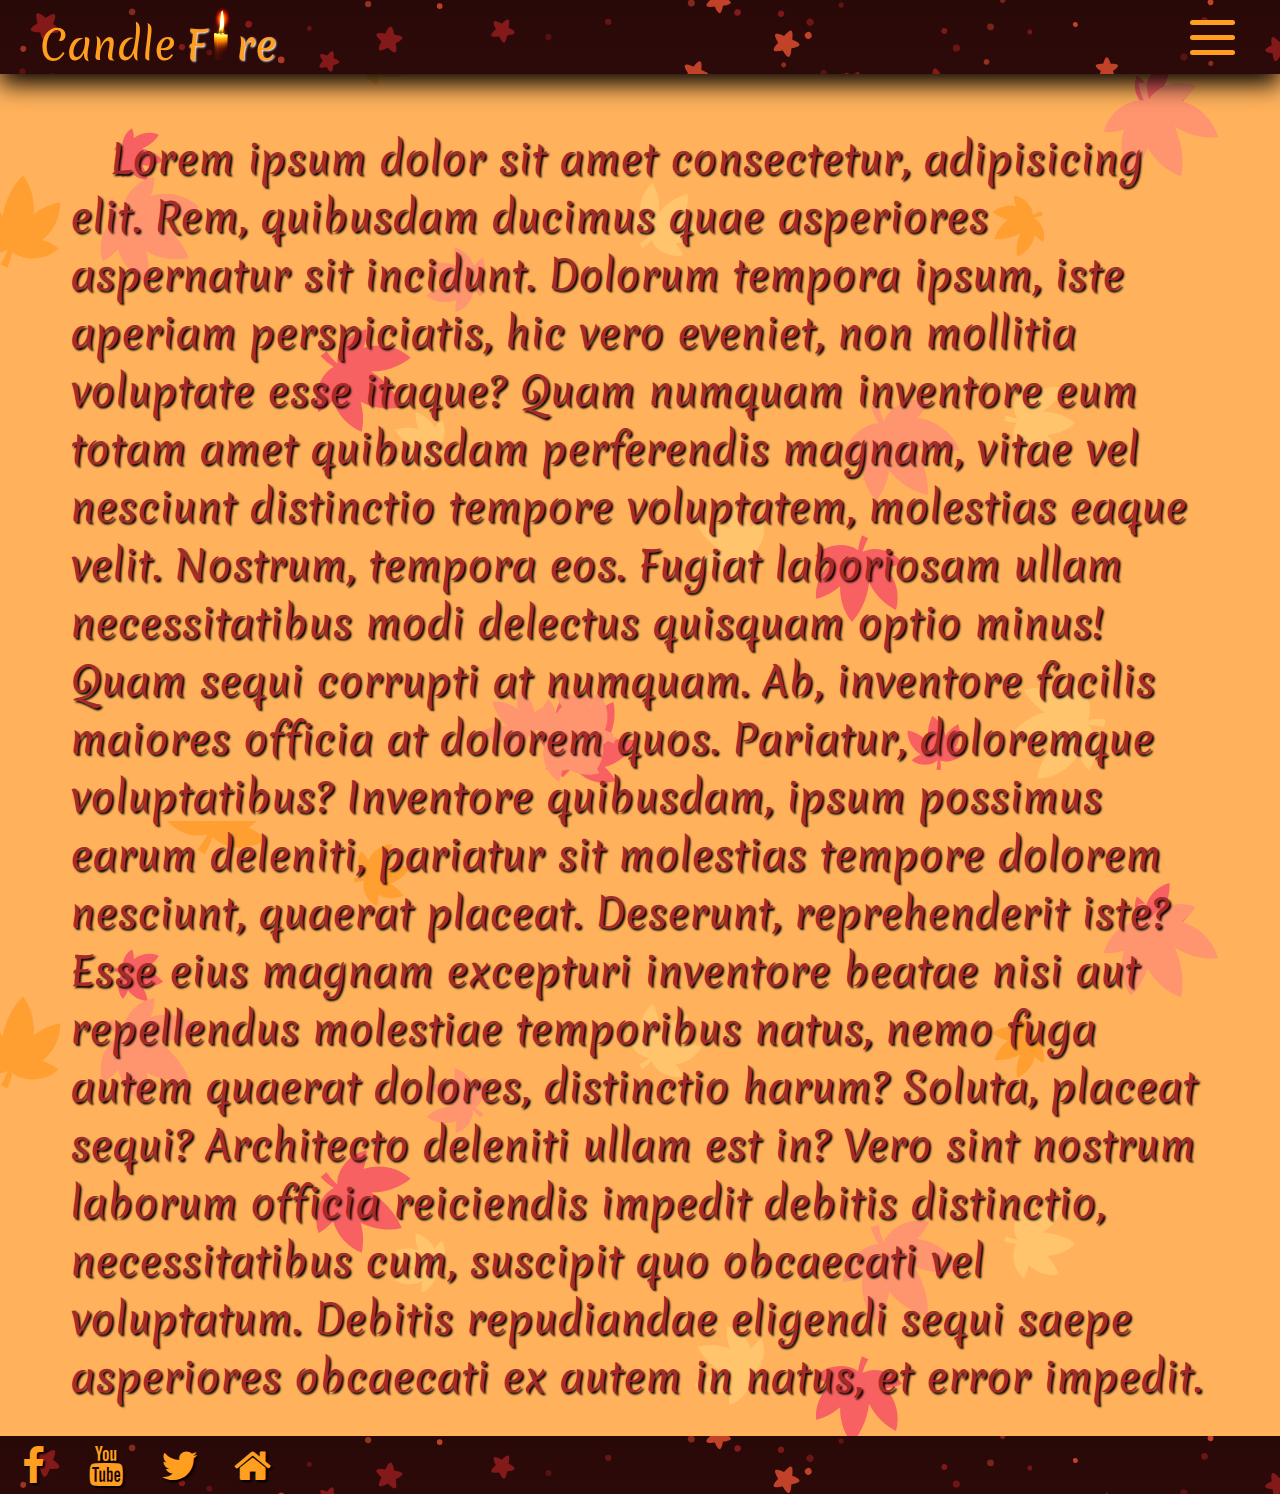
<file: index.html>
<!DOCTYPE html>
<html lang="en">
<head>
    <meta charset="UTF-8">
    <meta http-equiv="X-UA-Compatible" content="IE=edge">
    <meta name="viewport" content="width=device-width, initial-scale=1.0">
    <link rel="stylesheet" href="style.css">
    <link rel="stylesheet" href="./fonts/css/fontello.css">
    <link rel="stylesheet" href="./mobilefont/css/fontello.css">
    <title>Candle Fire</title>
</head>
<body>
    <header>
        <div class="logo">
            <a href="index.html">
                <span>Candle</span><span>F</span><img src="./images/candle-logo.png"><span>re</span>
            </a>
        </div>  
        <div class="hamburger active">
            <div class="bar"></div>
            <div class="bar"></div>
            <div class="bar"></div>
        </div>
        <div class="menu-mobile active">
            <a href="#"><i class="icon-home"></i></a>
            <a href="#"> <i class="icon-facebook"></i></a>
            <a href="./pages/shop.html"><i class="icon-basket"></i></a>
            <a href="./pages/contact.html"><i class="icon-mail-alt"></i></a>
        </div>
        <div class="normal-menu active">
           <span class="home"> <a href="#"><i class="icon-home"></i><p>Strona Główna</p></a></span>
           <span class="shop"> <a href="./pages/shop.html"><i class="icon-basket"></i><p>Sklep</p></a></span>
           <span class="contact"> <a href="./pages/contact.html"><i class="icon-mail-alt"></i><p>Kontakt</p></a></span>
        </div>
    </header>
    <main>
        <div class="main-index">
            <p>Lorem ipsum dolor sit amet consectetur, adipisicing elit. Rem, quibusdam ducimus quae asperiores aspernatur sit incidunt. Dolorum tempora ipsum, iste aperiam perspiciatis, hic vero eveniet, non mollitia voluptate esse itaque?
            Quam numquam inventore eum totam amet quibusdam perferendis magnam, vitae vel nesciunt distinctio tempore voluptatem, molestias eaque velit. Nostrum, tempora eos. Fugiat laboriosam ullam necessitatibus modi delectus quisquam optio minus!
            Quam sequi corrupti at numquam. Ab, inventore facilis maiores officia at dolorem quos. Pariatur, doloremque voluptatibus? Inventore quibusdam, ipsum possimus earum deleniti, pariatur sit molestias tempore dolorem nesciunt, quaerat placeat.
            Deserunt, reprehenderit iste? Esse eius magnam excepturi inventore beatae nisi aut repellendus molestiae temporibus natus, nemo fuga autem quaerat dolores, distinctio harum? Soluta, placeat sequi? Architecto deleniti ullam est in?
            Vero sint nostrum laborum officia reiciendis impedit debitis distinctio, necessitatibus cum, suscipit quo obcaecati vel voluptatum. Debitis repudiandae eligendi sequi saepe asperiores obcaecati ex autem in natus, et error impedit.</p>
        </div>
    </main>
    <footer>
        <div class="social">
            <i class="icon-facebook"></i>
            <i class="icon-youtube"></i>
            <i class="icon-twitter"></i>
            <i class="icon-gmail"></i>
        </div>
    </footer>
    <script src="products.js"></script>
    <script src="main.js"></script>
</body>
</html>
</file>
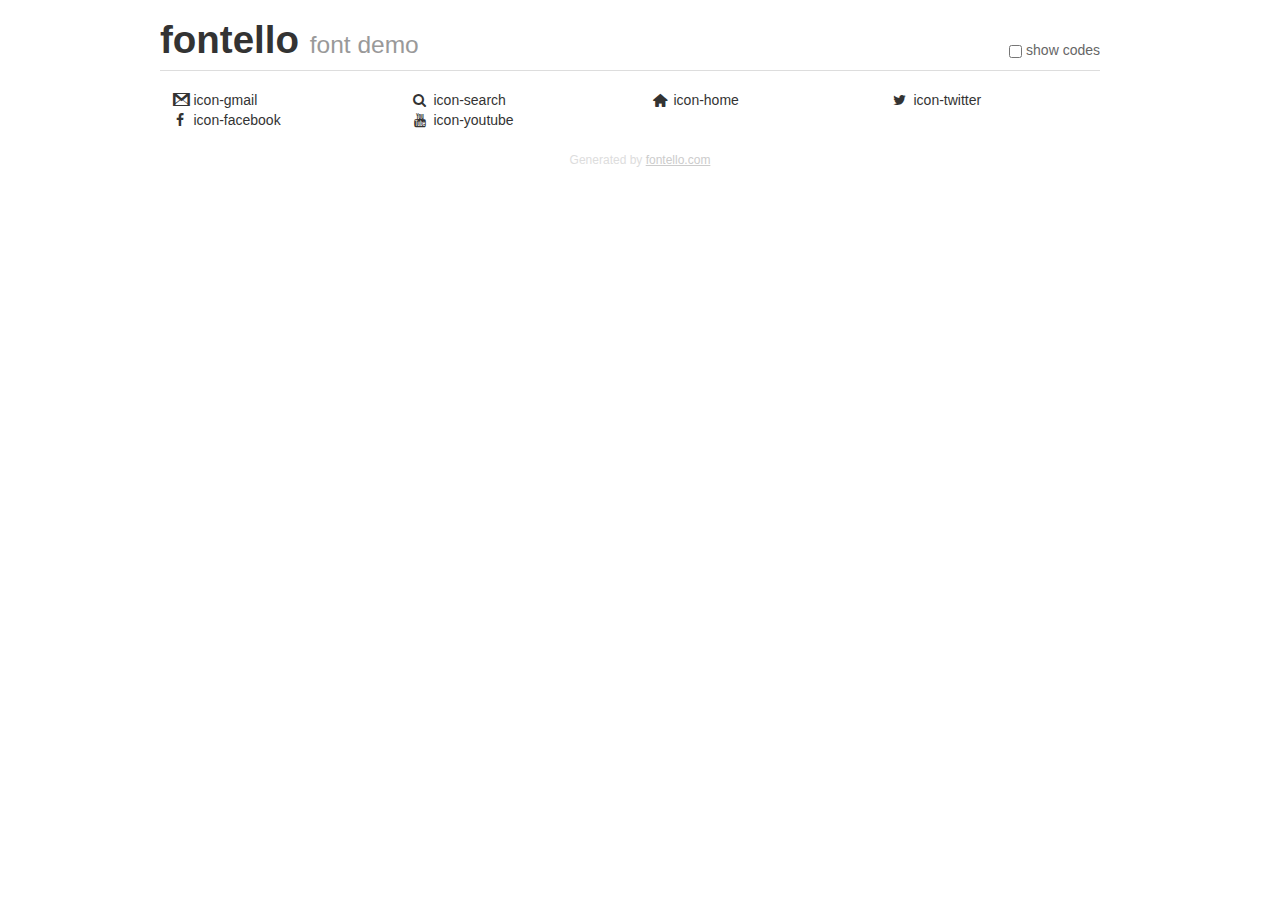
<file: fonts/demo.html>
<!DOCTYPE html>
<html>
  <head>
  <!--[if lt IE 9]><script language="javascript" type="text/javascript" src="//html5shim.googlecode.com/svn/trunk/html5.js"></script><![endif]-->
  <meta charset="UTF-8">
  <style>
    html {
      font-size: 100%;
      -webkit-text-size-adjust: 100%;
      -ms-text-size-adjust: 100%;
    }
    a:focus {
      outline: thin dotted #333;
      outline: 5px auto -webkit-focus-ring-color;
      outline-offset: -2px;
    }
    a:hover,
    a:active {
      outline: 0;
    }
    input {
      margin: 0;
      font-size: 100%;
      vertical-align: middle;
      *overflow: visible;
      line-height: normal;
    }
    input::-moz-focus-inner {
      padding: 0;
      border: 0;
    }
    body {
      margin: 0;
      font-family: "Helvetica Neue", Helvetica, Arial, sans-serif;
      font-size: 14px;
      line-height: 20px;
      color: #333;
      background-color: #fff;
    }
    a {
      color: #08c;
      text-decoration: none;
    }
    a:hover {
      color: #005580;
      text-decoration: underline;
    }
    .row {
      margin-left: -20px;
      *zoom: 1;
    }
    .row:before,
    .row:after {
      display: table;
      content: "";
      line-height: 0;
    }
    .row:after {
      clear: both;
    }
    .span3 {
      float: left;
      min-height: 1px;
      margin-left: 20px;
      width: 220px;
    }
    .container {
      width: 940px;
      margin-right: auto;
      margin-left: auto;
      *zoom: 1;
    }
    .container:before,
    .container:after {
      display: table;
      content: "";
      line-height: 0;
    }
    .container:after {
      clear: both;
    }
    small {
      font-size: 85%;
    }
    h1 {
      margin: 10px 0;
      font-family: inherit;
      font-weight: bold;
      line-height: 20px;
      color: inherit;
      text-rendering: optimizelegibility;
      line-height: 40px;
      font-size: 38.5px;
    }
    h1 small {
      font-weight: normal;
      line-height: 1;
      color: #999;
      font-size: 24.5px;
    }

    body {
      margin-top: 90px;
    }
    .header {
      position: fixed;
      top: 0;
      left: 50%;
      margin-left: -480px;
      background-color: #fff;
      border-bottom: 1px solid #ddd;
      padding-top: 10px;
      z-index: 10;
    }
    .footer {
      color: #ddd;
      font-size: 12px;
      text-align: center;
      margin-top: 20px;
    }
    .footer a {
      color: #ccc;
      text-decoration: underline;
    }
    .the-icons {
      font-size: 14px;
      line-height: 24px;
    }
    .switch {
      position: absolute;
      right: 0;
      bottom: 10px;
      color: #666;
    }
    .switch input {
      margin-right: 0.3em;
    }
    .codesOn .i-name {
      display: none;
    }
    .codesOn .i-code {
      display: inline;
    }
    .i-code {
      display: none;
    }
    @font-face {
      font-family: 'fontello';
      src: url('./font/fontello.eot?41372566');
      src: url('./font/fontello.eot?41372566#iefix') format('embedded-opentype'),
           url('./font/fontello.woff?41372566') format('woff'),
           url('./font/fontello.ttf?41372566') format('truetype'),
           url('./font/fontello.svg?41372566#fontello') format('svg');
      font-weight: normal;
      font-style: normal;
    }
    .demo-icon {
      font-family: "fontello";
      font-style: normal;
      font-weight: normal;
      speak: never;
     
      display: inline-block;
      text-decoration: inherit;
      width: 1em;
      margin-right: .2em;
      text-align: center;
      /* opacity: .8; */
     
      /* For safety - reset parent styles, that can break glyph codes*/
      font-variant: normal;
      text-transform: none;
     
      /* fix buttons height, for twitter bootstrap */
      line-height: 1em;
     
      /* Animation center compensation - margins should be symmetric */
      /* remove if not needed */
      margin-left: .2em;
     
      /* You can be more comfortable with increased icons size */
      /* font-size: 120%; */
     
      /* Font smoothing. That was taken from TWBS */
      -webkit-font-smoothing: antialiased;
      -moz-osx-font-smoothing: grayscale;
     
      /* Uncomment for 3D effect */
      /* text-shadow: 1px 1px 1px rgba(127, 127, 127, 0.3); */
    }
    </style>
    <link rel="stylesheet" href="css/animation.css"><!--[if IE 7]><link rel="stylesheet" href="css/" + font.fontname + "-ie7.css"><![endif]-->
    <script>
      function toggleCodes(on) {
        var obj = document.getElementById('icons');
      
        if (on) {
          obj.className += ' codesOn';
        } else {
          obj.className = obj.className.replace(' codesOn', '');
        }
      }
    </script>
  </head>
  <body>
    <div class="container header">
      <h1>fontello <small>font demo</small></h1>
      <label class="switch">
        <input type="checkbox" onclick="toggleCodes(this.checked)">show codes
      </label>
    </div>
    <div class="container" id="icons">
      <div class="row">
        <div class="span3" title="Code: 0xe800">
          <i class="demo-icon icon-gmail">&#xe800;</i> <span class="i-name">icon-gmail</span><span class="i-code">0xe800</span>
        </div>
        <div class="span3" title="Code: 0xe801">
          <i class="demo-icon icon-search">&#xe801;</i> <span class="i-name">icon-search</span><span class="i-code">0xe801</span>
        </div>
        <div class="span3" title="Code: 0xe802">
          <i class="demo-icon icon-home">&#xe802;</i> <span class="i-name">icon-home</span><span class="i-code">0xe802</span>
        </div>
        <div class="span3" title="Code: 0xf099">
          <i class="demo-icon icon-twitter">&#xf099;</i> <span class="i-name">icon-twitter</span><span class="i-code">0xf099</span>
        </div>
      </div>
      <div class="row">
        <div class="span3" title="Code: 0xf09a">
          <i class="demo-icon icon-facebook">&#xf09a;</i> <span class="i-name">icon-facebook</span><span class="i-code">0xf09a</span>
        </div>
        <div class="span3" title="Code: 0xf167">
          <i class="demo-icon icon-youtube">&#xf167;</i> <span class="i-name">icon-youtube</span><span class="i-code">0xf167</span>
        </div>
      </div>
    </div>
    <div class="container footer">Generated by <a href="https://fontello.com">fontello.com</a></div>
  </body>
</html>
</file>
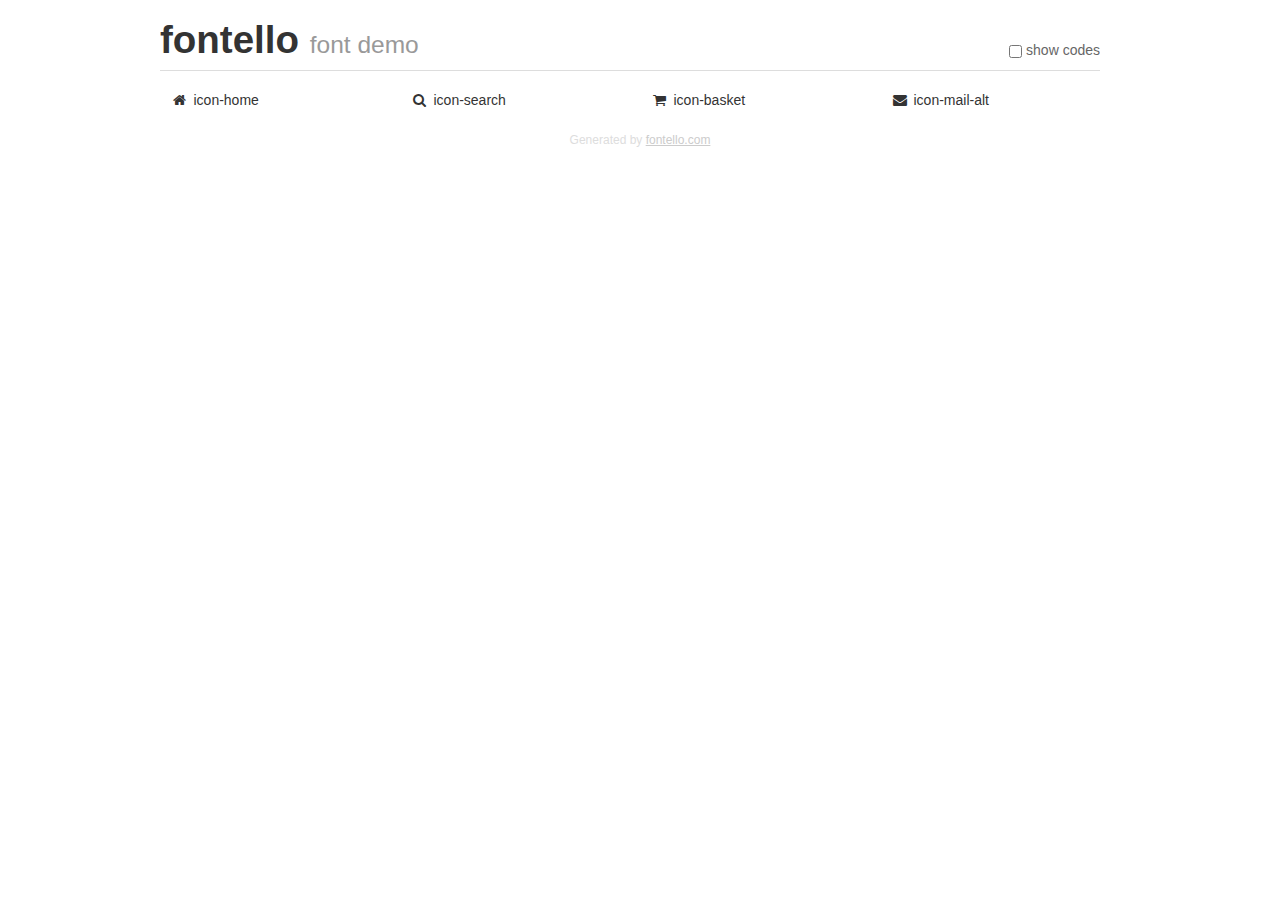
<file: mobilefont/demo.html>
<!DOCTYPE html>
<html>
  <head>
  <!--[if lt IE 9]><script language="javascript" type="text/javascript" src="//html5shim.googlecode.com/svn/trunk/html5.js"></script><![endif]-->
  <meta charset="UTF-8">
  <style>
    html {
      font-size: 100%;
      -webkit-text-size-adjust: 100%;
      -ms-text-size-adjust: 100%;
    }
    a:focus {
      outline: thin dotted #333;
      outline: 5px auto -webkit-focus-ring-color;
      outline-offset: -2px;
    }
    a:hover,
    a:active {
      outline: 0;
    }
    input {
      margin: 0;
      font-size: 100%;
      vertical-align: middle;
      *overflow: visible;
      line-height: normal;
    }
    input::-moz-focus-inner {
      padding: 0;
      border: 0;
    }
    body {
      margin: 0;
      font-family: "Helvetica Neue", Helvetica, Arial, sans-serif;
      font-size: 14px;
      line-height: 20px;
      color: #333;
      background-color: #fff;
    }
    a {
      color: #08c;
      text-decoration: none;
    }
    a:hover {
      color: #005580;
      text-decoration: underline;
    }
    .row {
      margin-left: -20px;
      *zoom: 1;
    }
    .row:before,
    .row:after {
      display: table;
      content: "";
      line-height: 0;
    }
    .row:after {
      clear: both;
    }
    .span3 {
      float: left;
      min-height: 1px;
      margin-left: 20px;
      width: 220px;
    }
    .container {
      width: 940px;
      margin-right: auto;
      margin-left: auto;
      *zoom: 1;
    }
    .container:before,
    .container:after {
      display: table;
      content: "";
      line-height: 0;
    }
    .container:after {
      clear: both;
    }
    small {
      font-size: 85%;
    }
    h1 {
      margin: 10px 0;
      font-family: inherit;
      font-weight: bold;
      line-height: 20px;
      color: inherit;
      text-rendering: optimizelegibility;
      line-height: 40px;
      font-size: 38.5px;
    }
    h1 small {
      font-weight: normal;
      line-height: 1;
      color: #999;
      font-size: 24.5px;
    }

    body {
      margin-top: 90px;
    }
    .header {
      position: fixed;
      top: 0;
      left: 50%;
      margin-left: -480px;
      background-color: #fff;
      border-bottom: 1px solid #ddd;
      padding-top: 10px;
      z-index: 10;
    }
    .footer {
      color: #ddd;
      font-size: 12px;
      text-align: center;
      margin-top: 20px;
    }
    .footer a {
      color: #ccc;
      text-decoration: underline;
    }
    .the-icons {
      font-size: 14px;
      line-height: 24px;
    }
    .switch {
      position: absolute;
      right: 0;
      bottom: 10px;
      color: #666;
    }
    .switch input {
      margin-right: 0.3em;
    }
    .codesOn .i-name {
      display: none;
    }
    .codesOn .i-code {
      display: inline;
    }
    .i-code {
      display: none;
    }
    @font-face {
      font-family: 'fontello';
      src: url('./font/fontello.eot?19868188');
      src: url('./font/fontello.eot?19868188#iefix') format('embedded-opentype'),
           url('./font/fontello.woff?19868188') format('woff'),
           url('./font/fontello.ttf?19868188') format('truetype'),
           url('./font/fontello.svg?19868188#fontello') format('svg');
      font-weight: normal;
      font-style: normal;
    }
    .demo-icon {
      font-family: "fontello";
      font-style: normal;
      font-weight: normal;
      speak: never;
     
      display: inline-block;
      text-decoration: inherit;
      width: 1em;
      margin-right: .2em;
      text-align: center;
      /* opacity: .8; */
     
      /* For safety - reset parent styles, that can break glyph codes*/
      font-variant: normal;
      text-transform: none;
     
      /* fix buttons height, for twitter bootstrap */
      line-height: 1em;
     
      /* Animation center compensation - margins should be symmetric */
      /* remove if not needed */
      margin-left: .2em;
     
      /* You can be more comfortable with increased icons size */
      /* font-size: 120%; */
     
      /* Font smoothing. That was taken from TWBS */
      -webkit-font-smoothing: antialiased;
      -moz-osx-font-smoothing: grayscale;
     
      /* Uncomment for 3D effect */
      /* text-shadow: 1px 1px 1px rgba(127, 127, 127, 0.3); */
    }
    </style>
    <link rel="stylesheet" href="css/animation.css"><!--[if IE 7]><link rel="stylesheet" href="css/" + font.fontname + "-ie7.css"><![endif]-->
    <script>
      function toggleCodes(on) {
        var obj = document.getElementById('icons');
      
        if (on) {
          obj.className += ' codesOn';
        } else {
          obj.className = obj.className.replace(' codesOn', '');
        }
      }
    </script>
  </head>
  <body>
    <div class="container header">
      <h1>fontello <small>font demo</small></h1>
      <label class="switch">
        <input type="checkbox" onclick="toggleCodes(this.checked)">show codes
      </label>
    </div>
    <div class="container" id="icons">
      <div class="row">
        <div class="span3" title="Code: 0xe800">
          <i class="demo-icon icon-home">&#xe800;</i> <span class="i-name">icon-home</span><span class="i-code">0xe800</span>
        </div>
        <div class="span3" title="Code: 0xe801">
          <i class="demo-icon icon-search">&#xe801;</i> <span class="i-name">icon-search</span><span class="i-code">0xe801</span>
        </div>
        <div class="span3" title="Code: 0xe802">
          <i class="demo-icon icon-basket">&#xe802;</i> <span class="i-name">icon-basket</span><span class="i-code">0xe802</span>
        </div>
        <div class="span3" title="Code: 0xf0e0">
          <i class="demo-icon icon-mail-alt">&#xf0e0;</i> <span class="i-name">icon-mail-alt</span><span class="i-code">0xf0e0</span>
        </div>
      </div>
    </div>
    <div class="container footer">Generated by <a href="https://fontello.com">fontello.com</a></div>
  </body>
</html>
</file>
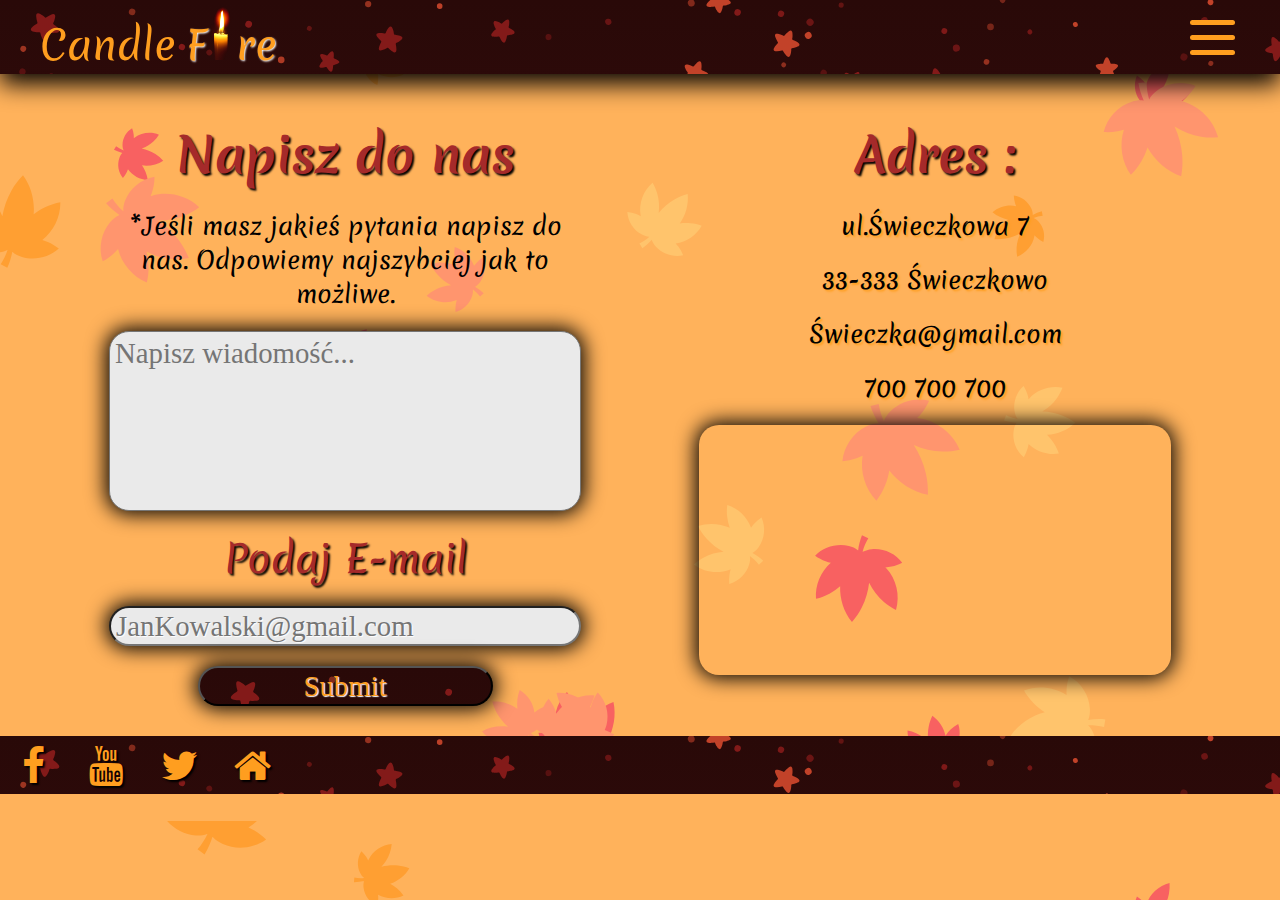
<file: pages/contact.html>
<!DOCTYPE html>
<html lang="en">
<head>
    <meta charset="UTF-8">
    <meta http-equiv="X-UA-Compatible" content="IE=edge">
    <meta name="viewport" content="width=device-width, initial-scale=1.0">
    <link rel="stylesheet" href="../style.css">
    <link rel="stylesheet" href="../fonts/css/fontello.css">
    <link rel="stylesheet" href="../mobilefont/css/fontello.css">
    <title>Kontakt</title>
</head>
<body>
    <header>
        <div class="logo">
            <a href="../index.html">
                <span>Candle</span><span>F</span><img src="/images/candle-logo.png"><span>re</span>
            </a>
        </div>
        <div class="hamburger active">
            <div class="bar"></div>
            <div class="bar"></div>
            <div class="bar"></div>
        </div>
        <div class="menu-mobile active">
            <a href="../index.html"><i class="icon-home"></i></a>
            <a href="#"> <i class="icon-facebook"></i></a>
            <a href="../pages/shop.html"><i class="icon-basket"></i></a>
            <a href="#"><i class="icon-mail-alt"></i></a>
        </div>
        <div class="normal-menu active">
           <span class="home"> <a href="../index.html"><i class="icon-home"></i><p>Strona Główna</p></a></span>
           <span class="shop"> <a href="../pages/shop.html"><i class="icon-basket"></i><p>Sklep</p></a></span>
           <span class="contact"> <a href="#"><i class="icon-mail-alt"></i><p>Kontakt</p></a></span>
        </div>
    </header>
    <main>
        <div class="main-contact">
            <div class="contact-left">
                <h1>Napisz do nas</h1>
                <p>*Jeśli masz jakieś pytania napisz do nas. Odpowiemy najszybciej jak to możliwe.</p>
                <textarea placeholder="Napisz wiadomość..."></textarea>
                <label for="contact-email">Podaj E-mail</label>
                <input class="bg-contact-left-ph" name="contact-email" type="email" placeholder="JanKowalski@gmail.com">
                <input type="submit">
            </div>
            <div class="contact-right">
                <h1>Adres : </h1>
                <p>ul.Świeczkowa 7</p>
                <p>33-333 Świeczkowo</p>
                <p>Świeczka@gmail.com</p>
                <p>700 700 700</p>
                <iframe src="https://www.google.com/maps/embed?pb=!1m18!1m12!1m3!1d252230.24876688753!2d38.638058101453396!3d8.96315049448324!2m3!1f0!2f0!3f0!3m2!1i1024!2i768!4f13.1!3m3!1m2!1s0x164b85cef5ab402d%3A0x8467b6b037a24d49!2sAddis%20Abeba%2C%20Etiopia!5e0!3m2!1spl!2spl!4v1675954948809!5m2!1spl!2spl" width="600" height="450" style="border:0;" allowfullscreen="" loading="lazy" referrerpolicy="no-referrer-when-downgrade"></iframe>
            </div>
        </div>
    </main>
     <footer>
        <div class="social">
            <i class="icon-facebook"></i>
            <i class="icon-youtube"></i>
            <i class="icon-twitter"></i>
            <i class="icon-gmail"></i>
        </div>
    </footer>
    <script src="../products.js"></script>
    <script src="../main.js"></script>
</body>
</body>
</html>
</file>
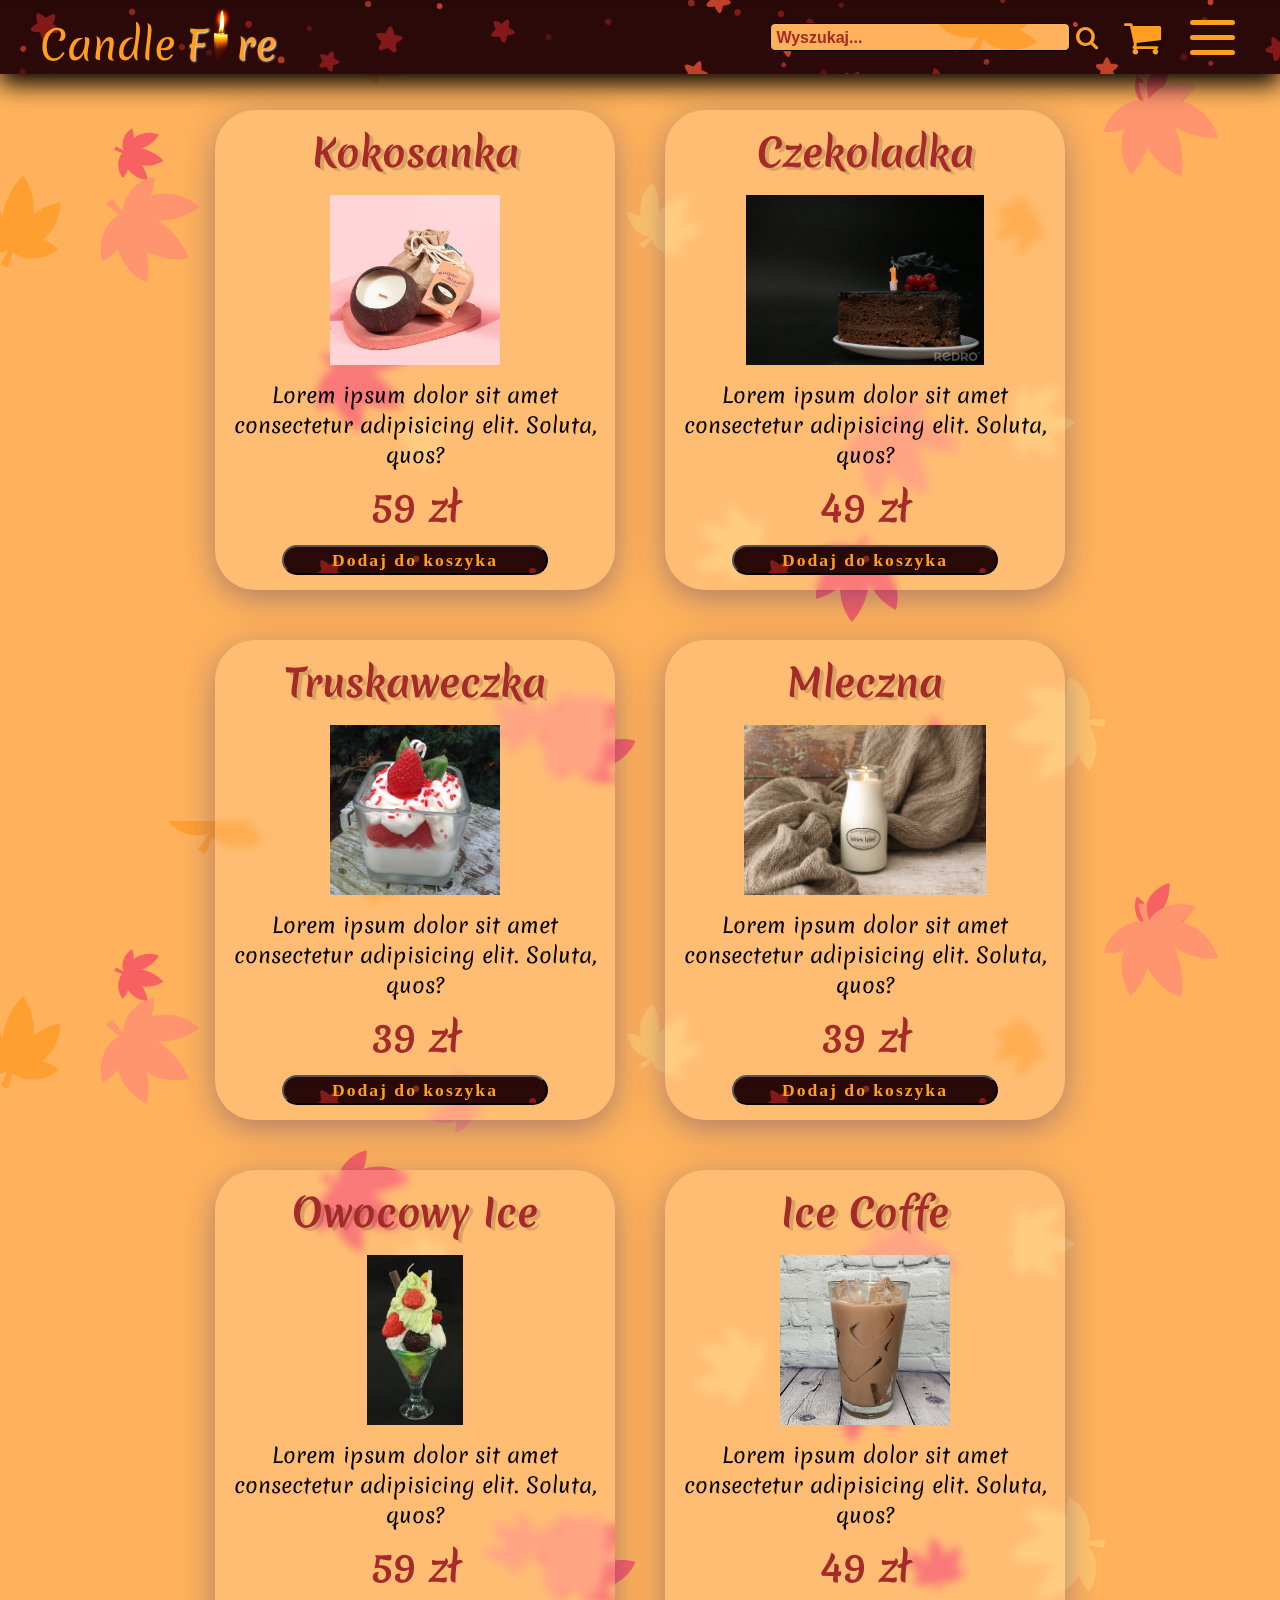
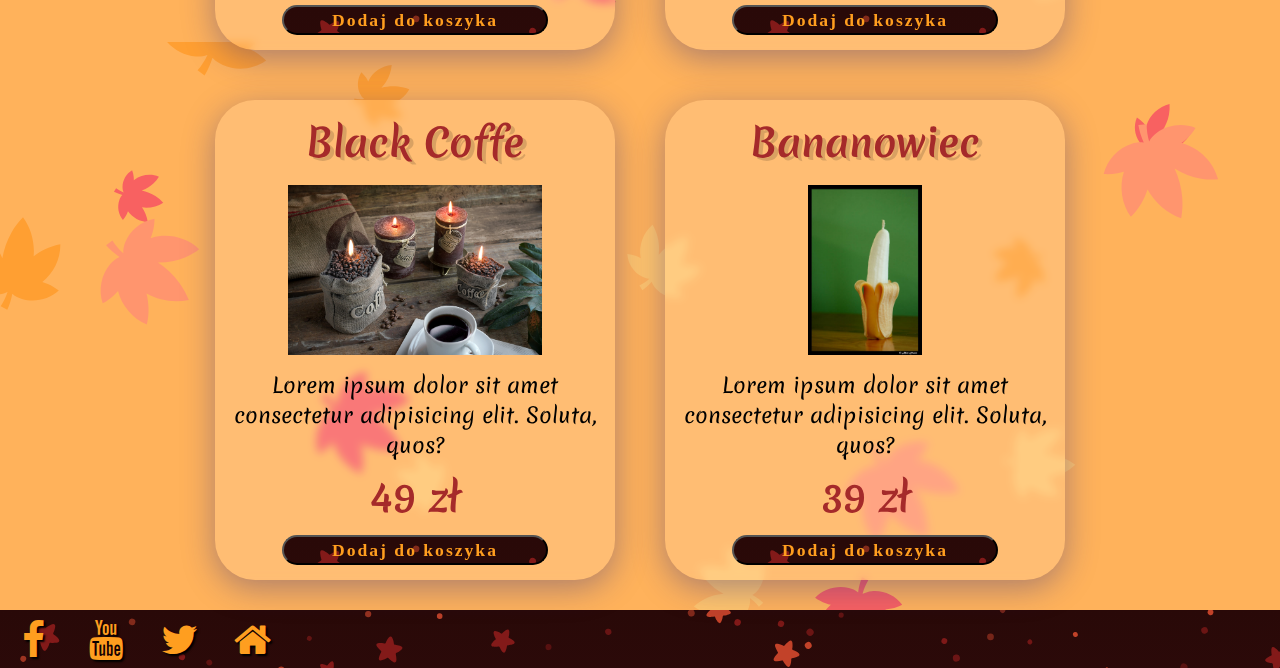
<file: pages/shop.html>
<!DOCTYPE html>
<html lang="en">
<head>
    <meta charset="UTF-8">
    <meta http-equiv="X-UA-Compatible" content="IE=edge">
    <meta name="viewport" content="width=device-width, initial-scale=1.0">
    <link rel="stylesheet" href="../style.css">
    <link rel="stylesheet" href="../fonts/css/fontello.css">
    <link rel="stylesheet" href="../mobilefont/css/fontello.css">
    <title>Shop</title>
</head>
<body>
    <header>
        <div class="logo">
            <a href="../index.html">
                <span>Candle</span><span>F</span><img src="/images/candle-logo.png"><span>re</span>
            </a>
        </div>
        <div class="search-bar">
            <input class="search-input" type="text" placeholder="Wyszukaj...">
            <i class="icon-search"></i>
        </div>
        <div class="basket-adds">
            <i class="icon-basket"></i>
            <div class="basket-adds-number">4</div>
        </div>
        <div class="hamburger active">
            <div class="bar"></div>
            <div class="bar"></div>
            <div class="bar"></div>
        </div>
        <div class="menu-mobile active">
            <a href="../index.html"><i class="icon-home"></i></a>
            <a href="#"> <i class="icon-facebook"></i></a>
            <a href="#"><i class="icon-basket"></i></a>
            <a href="./contact.html"><i class="icon-mail-alt"></i></a>
        </div>
        <div class="normal-menu active">
           <span class="home"> <a href="../index.html"><i class="icon-home"></i><p>Strona Główna</p></a></span>
           <span class="shop"> <a href="#"><i class="icon-basket"></i><p>Sklep</p></a></span>
           <span class="contact"> <a href="./contact.html"><i class="icon-mail-alt"></i><p>Kontakt</p></a></span>
        </div>
    </header>
    <main>
        <div class="basket-card">
            <div class="basket-card-purchase">
                <div class="basket-exit">
                    <h1>Twój Koszyk</h1>
                    <button class="exit-btn">X</button>

                </div>
                <div class="purchase">   
                    
                </div>
                <div class="purchase-shop-value">
                    <button class="clear-basket">Wyczyść</button>
                    <span>Suma: <p class="suma"></p>zł</span>
                </div>
            </div>
        </div>
        <div class="search-bar-mobile">
            <input class="search-bar-mobile-input" type="text" placeholder="Wyszukaj...">
        </div>
        
        <div class="main-products">
        </div>
        <p class="empty-state active">Niestety nic nie znalazłem...</p>
    </main>
    <footer>
        <div class="social">
            <i class="icon-facebook"></i>
            <i class="icon-youtube"></i>
            <i class="icon-twitter"></i>
            <i class="icon-gmail"></i>
        </div>
    </footer>
    <script src="../products.js"></script>
    <script src="../main.js"></script>
</body>
</html>
</file>
<file: style.css>
@import url('https://fonts.googleapis.com/css2?family=Merienda:wght@400;700;900&display=swap');

*{
    padding:0;
    margin:0;
    box-sizing: border-box;
}
:root{
    --blue: rgb(255, 158, 31);
}
    
body{
    font-family: 'Merienda', cursive;
    font-size: 20px;
    user-select: none;
    cursor:default;
    background-image: url(images/main-background.svg);
}

header{
    display:flex;
    align-items: center;
    background-image: url(images/header-background.svg);
    box-shadow: 0px 10px 25px 0px black;
    padding:0 40px ;
    z-index: 21;
    position:fixed;
    top:0;
    width:100%;
}
    
.logo{
    align-items: center;
    display:flex;
    flex-grow: 1;
}

.logo span{
    font-size: 2.5rem;
    color: rgb(255, 158, 31);
}

.logo span:nth-child(2){
    color: rgb(255, 158, 31);
    margin-left:10px;
    text-shadow: 1px 1px 2px white;
}

.logo span:last-child{
    color: rgb(255, 158, 31);
    text-shadow: 1px 1px 2px white;
}
    

.logo img{
    margin:0 -8px;
}

.logo a{
    text-decoration: none;
}

.search-bar{
    display:flex;
    align-items: center;
}

.search-bar input{
    height:1.8rem;
    width:300px;
    border-radius: 5px;
    padding:5px;
    font-size:1.2rem;
    font-weight: bold;
    border:1px solid black;
    outline:none;
    cursor:pointer;
    background-image: url(images/main-background.svg);
}

.search-bar input::placeholder{
    font-size: 1rem;
    color: brown;
}
.search-bar i{
    color: rgb(255, 158, 31);
    text-shadow: 1px 1px 2px black;
    font-size:1.5rem;
}

.hamburger{
    width:50px;
    height:35px;
    border:none;
    display:flex;
    flex-direction: column;
    justify-content: space-between;
    cursor:pointer;
    transition:0.5s ease-in-out;
}


.hamburger .bar{
    width:90%;
    height:5px;
    background-color: rgb(255, 158, 31);
    border-radius:5px;
    transition:0.5s ease-in-out;
}

.hamburger.active .bar:first-child{
    transform:translateY(15px) rotate(45deg);
    background-color:rgb(255, 158, 31);
}

.hamburger.active .bar:nth-child(2){
    display:none;
}

.hamburger.active .bar:nth-child(3){
    transform:translateY(-15px) rotate(-45deg);
    background-color:rgb(255, 158, 31);
}

.basket-adds {
    margin-right:10px;
    padding:0 10px;
    position:relative;
    cursor:pointer;
}

.basket-adds i{
    font-size: 2.5rem;
    color: rgb(255, 158, 31);
    text-shadow:1px 1px 2px black;
}

.basket-adds-number{
    display:none;
    position: absolute;
    top:0;
    right:0;
    width:30px;
    height:30px;
    border-radius:50%;
    background-color: black;
    color:var(--blue);
    justify-content: center;
    align-items: center;
    font-size: 1.6rem;
    color: var(--blue);
}
/* =======MENU MOBILE=============== */

.menu-mobile{
    position:absolute;
    top:110%;
    right:0;
    background: url(images/header-background.svg);
    display:flex;
    flex-direction: column;
    justify-content: space-between;
    align-items: center;
    padding:10px;
    border-radius:10px;
    transform: translateX(100%);
    transition:0.5s linear;
}
.menu-mobile.active{
    transform:translateX(0%);
    box-shadow: 0 0 20px 3px black;
}
.menu-mobile i{
    font-size: 40px;
    margin:10px 0;
    padding:10px;
    border-radius: 50%;
    color:var(--blue);
    display:flex;
    justify-content: center;
    align-items: center;
    text-shadow: 1px 1px 2px black;
}

.menu-mobile a{
    text-decoration: none;
}
/* ============NORMAL MENU================ */

.normal-menu{
    position:absolute;
    top:110%;
    left:0;
    width:100%;
    display:flex;
    justify-content: space-between;
    padding:5px 15px;
    transform:translateY(-230%);
    z-index: 1;
    transition:0.3s ease-in-out;
    opacity:0;
}

.normal-menu.active{
    opacity:1;
    transform: translateY(0);
}

.normal-menu span a{
    display:flex;
    align-items: center;
    justify-content: center;
    text-decoration: none;
    font-size: 2rem;
    background-image: url(images/header-background.svg);
    padding:10px;
    border-radius: 50px;
    box-shadow: 0 0 35px 5px black;
    color: var(--blue);
    text-shadow: 2px 2px 2px black;
}
.normal-menu span a:hover{
    border:2px solid var(--blue);
}
    
/* ============MAIN INDEX============ */

.main-index{
    margin-top:130px;
    margin-bottom:30px;
    padding:0 70px;
}

.main-index p{
    font-size: 2.5rem;
    color: brown;
    text-shadow: 2px 2px 2px black;
    text-indent: 40px;
}
/* =========SHOP PAGE================== */


.search-bar-mobile{
    width:100%;
    margin-top:80px;
    display:flex;
    justify-content: center;
    align-items: center;
}

.search-bar-mobile-input{
    width:80%;
    height:40px;
    border:none;
    box-shadow: 0 0 15px 3px black;
    border-radius: 20px;
    padding:5px;  

    outline: var(--blue);
    font-size: 1.6rem;
    font-weight: 400;
    background-image: url(images/main-background.svg);
    color: brown;
    text-shadow: 1px 1px 2px black;
}

.search-bar-mobile-input::placeholder{
    font-size: 1.2rem;
    color: brown;
    text-align: center;
    align-items: center;
}

.main-products{
    margin-top:50px;
    margin-bottom:30px;
    padding:0 50px;
    display:flex;
    justify-content: center;
    flex-wrap:wrap;
    gap:50px;
}

.empty-state{
    margin: 100px 0;
    color: brown;
    text-shadow: 2px 2px 4px black;
    text-align: center;
    font-size: 3rem;
    display:none;
}

.product-item{
    width:400px;
    height:480px;
    display:flex;
    flex-direction: column;
    align-items: center;
    gap:10px;
    padding:15px 10px;
    background: rgba( 255, 255, 255, 0.15 );
    box-shadow: 0 8px 32px 0 rgba( 31, 38, 135, 0.37 );
    backdrop-filter: blur( 4px );
    -webkit-backdrop-filter: blur( 4px );
    border-radius: 40px;
    z-index:1;
}

.product-item:hover{
    -webkit-animation: shadow-drop-2-center 0.7s cubic-bezier(0.250, 0.460, 0.450, 0.940) both;
    animation: shadow-drop-2-center 0.7s cubic-bezier(0.250, 0.460, 0.450, 0.940) both;
}

.product-name{
    font-size: 2.4rem;
    color: brown;
    font-weight: 700;
    text-shadow: 4px 3px 0 rgba( 0, 0, 0, 0.15 );
}

.product-photo{
    width:300px;
    height:180px;
    padding:5px;
    object-fit: contain;
}

.product-description{
    font-size: 1.3rem;
    text-align: center;
}
 
.product-price{
    font-size: 2.4rem;
    font-weight: bold;
    color: brown;
}

.product-item button{
    width:70%;
    height: 45px;
    font-size: 1.1rem;
    font-weight: bold;
    border-radius: 20px;
    background-image: url(images/header-background.svg);
    color: var(--blue);
    cursor:pointer;
    font-family: 'Lobster', cursive;
    letter-spacing: 2px;
    transition:0.2s linear;
}

.product-item button:hover{
    color: brown;
}
/* ==========BASKET CARD================= */

.basket-card{
    position:fixed;
    top:0;
    left:0;
    width:100vw;
    height:100vh;
    backdrop-filter: blur(4px);
    z-index: 3;
    display:none;
    justify-content: center;
    align-items: center;
}
.basket-card-purchase{
    margin-top: 50px;
    width:80%;
    height:80%;
    box-shadow:0 0 15px 5px black;
    border-radius:20px;
    background-image: url(images/header-background.svg);
    overflow: auto; 
    display:flex  ;
    flex-direction: column;
    justify-content: space-between;
}
.basket-exit{
    display:flex;
    justify-content: space-around;
}
.exit-btn{
    font-size: 3.5rem;
    font-family: 'Lobster', cursive;
    color: var(--blue);
    text-shadow:2px 2px 3px black;
    background: none;
    border:none;
    cursor:pointer;
    transition:0.4s ease-in-out;
}
.exit-btn:hover{
    text-shadow: 2px 2px 3px white;
}
.basket-card-purchase h1{
    padding:10px 0;
    text-align: center;
    font-size: 3rem;
    color:var(--blue);
    text-shadow:2px 2px 3px black;
    justify-self: center;
}
.purchase{
    display:flex;
    flex-direction: column;
    gap:20px;
    margin-top: 15px;
}
.purchase-item{
    display:flex;
    padding:10px;
    justify-content: space-around;
    align-items: center;
    border-bottom: 1px solid var(--blue);
    width:90%;
    margin:0 auto;
}
.purchase-item img{
    width:60px;
    height:60px;
    object-fit: cover;
    border-radius: 10px;;
}
.purchase-item p{
    font-size: 2rem;
    color:var(--blue);
    text-shadow:2px 2px 2px black;
}
.purchase-shop-value{
    border-top:2px solid black;
    width:95%;
    margin:0 auto;
    display:flex;
    justify-content: space-between;
    align-items:center;
    padding:10px;
}
.purchase-shop-value span{
    font-size: 2.4rem;
    display:flex;
    color:rgb(255, 158, 31);
    text-shadow:2px 2px 2px var(--blue);
}
.purchase-shop-value p{
    margin:0 5px;
}
.clear-basket{
    width:150px;
    height:50px;
    border-radius: 20px;
    font-family: 'Lobster', cursive;
    font-size: 1.6rem;
    box-shadow:0 0 10px 3px black;
    background-color: var(--blue);
    text-shadow: 1px 1px 2px white;
    cursor:pointer;
}

/* ===========CONTACT PAGE============ */

.main-contact{
    margin-top: 120px;
    display:flex;
    padding:0 50px;
    margin-bottom: 30px;
}

.contact-left{
    width:50%;
    display:flex;
    flex-direction: column;
    align-items: center;
    gap:20px;
}

.contact-left h1{
    font-size: 3rem;
    color: brown;
    text-shadow: 2px 2px 2px black;
}

.contact-left p{
    font-size: 1.5rem;
    width:80%;
    text-align: center;
}
.contact-left textarea{
    width:80%;
    height:180px;
    resize: none;
    border-radius: 20px;
    padding:5px;
    box-shadow: 0 0 20px 3px black;
    font-size: 1.8rem;
    color: brown;
    background-color: #eaeaea;
    font-family: 'Lobster', cursive;
}

.contact-left label{
    text-align: center;
    font-size: 2.4rem;
    color: brown;
    text-shadow: 2px 2px 2px black;
}

.contact-left input{
    width:80%;
    height:40px;
    padding:2px 5px;
    border-radius: 20px;
    box-shadow: 0 0 20px 3px black;
    font-size: 1.8rem;
    color:rgb(255, 158, 31);
    text-shadow: 1px 1px 1px white;
    background-color: #eaeaea;
    font-family: 'Lobster', cursive;
}

.contact-left input[type=submit]{
    width:50%;
    cursor:pointer;
    padding: 0;
    background-image: url(images/header-background.svg);

}

.contact-right{
    width:50%;
    display:flex;
    flex-direction: column;
    align-items: center;
    gap:20px;
}

.contact-right h1{
    font-size: 3rem;
    color: brown;
    text-shadow: 2px 2px 2px black;
}

.contact-right p{
    font-size: 1.5rem;
    color: #000;
    text-shadow: 2px 2px 2px var(--blue);
}

.contact-right iframe{
    width:80%;
    height:250px;
    border-radius: 20px;
    box-shadow: 0 0 20px 3px black;
}
/* ===========FOOTER=========== */
footer{
    width: 100%;
    display:flex;
    justify-content: space-between;
    align-items: center;
    background-image: url(images/header-background.svg);
}

footer .logo span:first-child{
    color:var(--blue);
}
footer .logo span:nth-child(2){
    text-shadow: 1px 1px 2px var(--blue);
}
footer .logo span:last-child{
    text-shadow: 1px 1px 2px var(--blue);
}

.social i{
    font-size: 40px;
    margin:0 5px;
    color:var(--blue);
    text-shadow: 2px 2px 2px black;
    cursor:pointer;
    transition:0.3s ease-in-out;
}

.icon-facebook:hover{
    color:blue;
}
.icon-youtube:hover{
    color:red;
}
.icon-gmail:hover{
    color:gray;
}
.icon-twitter:hover{
    color:lightblue;
}


/* =========MEDIA=========== */
@media (min-width:751px){
    .menu-mobile.active{
        display:none;
    }
    .search-bar-mobile{
        display:none;
    }
    .main-products{
        margin-top:110px;
    }
}
@media (max-width:750px){
    .search-bar{
        display:none;
    }
    header{
        padding:0 15px;
    }
    footer{
        flex-direction: column;
    }
    .normal-menu{
        display:none;
    }
    .main-index{
        margin-top:90px;
        padding:0 30px;
    }
    .main-index p{
        font-size: 1.6rem;
        color:var(--blue);
        text-shadow: 1px 1px 2px black;
        text-indent: 40px;
    }
    .main-contact{
        margin-top: 100px;
        display:flex;
        flex-direction: column;
        align-items: center;
        padding:0 30px;
        margin-bottom: 30px;
    }
    .contact-left{
        width:100%;
    }
    .contact-right{
        width:100%;
        margin-top:50px;
    }
    .basket-card-purchase{
        width:80%;
    }
    .basket-card-purchase p{
        font-size:1.7rem;
    }
    .basket-card-purchase h1{
        font-size:2.6rem;
    }
    .exit-btn{
        font-size: 2.6rem;
    }
    .purchase-shop-value span{
        font-size: 1.5rem;
        margin-right: 30px;
        display:flex;
        color:black;
        text-shadow:1px 1px 2px var(--blue);
    }
    .purchase-shop-value p{
        margin:0 5px;
        font-size: 1.6rem;
    }
}
@media (max-width:500px){
    header{
        padding:0 15px;
    }
    .search-bar{
        display:none;
    }
    footer{
        flex-direction: column;
    }
    .basket-card-purchase{
        width:80%;
        top:17%;
        left:10%;
        
    }
    .basket-card-purchase h1{
        font-size:2rem;
    }
    .basket-card-purchase p{
        font-size:1.4rem;
    }
    .exit-btn{
        font-size: 2.4rem;
    }
    .purchase-shop-value span{
        font-size: 1.4rem;
        margin-right: 30px;
        display:flex;
        color:rgb(255, 158, 31);
        text-shadow:1px 1px 2px var(--blue);
    }
    .purchase-shop-value p{
        margin:0 5px;
        font-size: 1.6rem;
    }
}

@-webkit-keyframes shadow-drop-2-center {
    0% {
      -webkit-transform: translateZ(0);
              transform: translateZ(0);
      -webkit-box-shadow: 0 0 0 0 rgba(0, 0, 0, 0);
              box-shadow: 0 0 0 0 rgba(0, 0, 0, 0);
    }
    100% {
      -webkit-transform: translateZ(50px);
              transform: translateZ(50px);
      -webkit-box-shadow: 0 0 20px 0px rgba(0, 0, 0, 0.35);
              box-shadow: 0 0 20px 0px rgba(0, 0, 0, 0.35);
    }
  }
  @keyframes shadow-drop-2-center {
    0% {
      -webkit-transform: translateZ(0);
              transform: translateZ(0);
      -webkit-box-shadow: 0 0 0 0 rgba(0, 0, 0, 0);
              box-shadow: 0 0 0 0 rgba(0, 0, 0, 0);
    }
    100% {
      -webkit-transform: translateZ(50px);
              transform: translateZ(50px);
      -webkit-box-shadow: 0 0 20px 0px rgba(0, 0, 0, 0.35);
              box-shadow: 0 0 20px 0px rgba(0, 0, 0, 0.35);
    }
  }
</file>
<file: fonts/css/fontello.css>
@font-face {
  font-family: 'fontello';
  src: url('../font/fontello.eot?12122659');
  src: url('../font/fontello.eot?12122659#iefix') format('embedded-opentype'),
       url('../font/fontello.woff2?12122659') format('woff2'),
       url('../font/fontello.woff?12122659') format('woff'),
       url('../font/fontello.ttf?12122659') format('truetype'),
       url('../font/fontello.svg?12122659#fontello') format('svg');
  font-weight: normal;
  font-style: normal;
}
/* Chrome hack: SVG is rendered more smooth in Windozze. 100% magic, uncomment if you need it. */
/* Note, that will break hinting! In other OS-es font will be not as sharp as it could be */
/*
@media screen and (-webkit-min-device-pixel-ratio:0) {
  @font-face {
    font-family: 'fontello';
    src: url('../font/fontello.svg?12122659#fontello') format('svg');
  }
}
*/
[class^="icon-"]:before, [class*=" icon-"]:before {
  font-family: "fontello";
  font-style: normal;
  font-weight: normal;
  speak: never;

  display: inline-block;
  text-decoration: inherit;
  width: 1em;
  margin-right: .2em;
  text-align: center;
  /* opacity: .8; */

  /* For safety - reset parent styles, that can break glyph codes*/
  font-variant: normal;
  text-transform: none;

  /* fix buttons height, for twitter bootstrap */
  line-height: 1em;

  /* Animation center compensation - margins should be symmetric */
  /* remove if not needed */
  margin-left: .2em;

  /* you can be more comfortable with increased icons size */
  /* font-size: 120%; */

  /* Font smoothing. That was taken from TWBS */
  -webkit-font-smoothing: antialiased;
  -moz-osx-font-smoothing: grayscale;

  /* Uncomment for 3D effect */
  /* text-shadow: 1px 1px 1px rgba(127, 127, 127, 0.3); */
}

.icon-gmail:before { content: '\e800'; } /* '' */
.icon-search:before { content: '\e801'; } /* '' */
.icon-home:before { content: '\e802'; } /* '' */
.icon-twitter:before { content: '\f099'; } /* '' */
.icon-facebook:before { content: '\f09a'; } /* '' */
.icon-youtube:before { content: '\f167'; } /* '' */
</file>
<file: mobilefont/css/fontello.css>
@font-face {
  font-family: 'fontello';
  src: url('../font/fontello.eot?40393361');
  src: url('../font/fontello.eot?40393361#iefix') format('embedded-opentype'),
       url('../font/fontello.woff2?40393361') format('woff2'),
       url('../font/fontello.woff?40393361') format('woff'),
       url('../font/fontello.ttf?40393361') format('truetype'),
       url('../font/fontello.svg?40393361#fontello') format('svg');
  font-weight: normal;
  font-style: normal;
}
/* Chrome hack: SVG is rendered more smooth in Windozze. 100% magic, uncomment if you need it. */
/* Note, that will break hinting! In other OS-es font will be not as sharp as it could be */
/*
@media screen and (-webkit-min-device-pixel-ratio:0) {
  @font-face {
    font-family: 'fontello';
    src: url('../font/fontello.svg?40393361#fontello') format('svg');
  }
}
*/
[class^="icon-"]:before, [class*=" icon-"]:before {
  font-family: "fontello";
  font-style: normal;
  font-weight: normal;
  speak: never;

  display: inline-block;
  text-decoration: inherit;
  width: 1em;
  margin-right: .2em;
  text-align: center;
  /* opacity: .8; */

  /* For safety - reset parent styles, that can break glyph codes*/
  font-variant: normal;
  text-transform: none;

  /* fix buttons height, for twitter bootstrap */
  line-height: 1em;

  /* Animation center compensation - margins should be symmetric */
  /* remove if not needed */
  margin-left: .2em;

  /* you can be more comfortable with increased icons size */
  /* font-size: 120%; */

  /* Font smoothing. That was taken from TWBS */
  -webkit-font-smoothing: antialiased;
  -moz-osx-font-smoothing: grayscale;

  /* Uncomment for 3D effect */
  /* text-shadow: 1px 1px 1px rgba(127, 127, 127, 0.3); */
}

.icon-home:before { content: '\e800'; } /* '' */
.icon-search:before { content: '\e801'; } /* '' */
.icon-basket:before { content: '\e802'; } /* '' */
.icon-mail-alt:before { content: '\f0e0'; } /* '' */
</file>
<file: fonts/css/animation.css>
/*
   Animation example, for spinners
*/
.animate-spin {
  -moz-animation: spin 2s infinite linear;
  -o-animation: spin 2s infinite linear;
  -webkit-animation: spin 2s infinite linear;
  animation: spin 2s infinite linear;
  display: inline-block;
}
@-moz-keyframes spin {
  0% {
    -moz-transform: rotate(0deg);
    -o-transform: rotate(0deg);
    -webkit-transform: rotate(0deg);
    transform: rotate(0deg);
  }

  100% {
    -moz-transform: rotate(359deg);
    -o-transform: rotate(359deg);
    -webkit-transform: rotate(359deg);
    transform: rotate(359deg);
  }
}
@-webkit-keyframes spin {
  0% {
    -moz-transform: rotate(0deg);
    -o-transform: rotate(0deg);
    -webkit-transform: rotate(0deg);
    transform: rotate(0deg);
  }

  100% {
    -moz-transform: rotate(359deg);
    -o-transform: rotate(359deg);
    -webkit-transform: rotate(359deg);
    transform: rotate(359deg);
  }
}
@-o-keyframes spin {
  0% {
    -moz-transform: rotate(0deg);
    -o-transform: rotate(0deg);
    -webkit-transform: rotate(0deg);
    transform: rotate(0deg);
  }

  100% {
    -moz-transform: rotate(359deg);
    -o-transform: rotate(359deg);
    -webkit-transform: rotate(359deg);
    transform: rotate(359deg);
  }
}
@-ms-keyframes spin {
  0% {
    -moz-transform: rotate(0deg);
    -o-transform: rotate(0deg);
    -webkit-transform: rotate(0deg);
    transform: rotate(0deg);
  }

  100% {
    -moz-transform: rotate(359deg);
    -o-transform: rotate(359deg);
    -webkit-transform: rotate(359deg);
    transform: rotate(359deg);
  }
}
@keyframes spin {
  0% {
    -moz-transform: rotate(0deg);
    -o-transform: rotate(0deg);
    -webkit-transform: rotate(0deg);
    transform: rotate(0deg);
  }

  100% {
    -moz-transform: rotate(359deg);
    -o-transform: rotate(359deg);
    -webkit-transform: rotate(359deg);
    transform: rotate(359deg);
  }
}
</file>
<file: mobilefont/css/animation.css>
/*
   Animation example, for spinners
*/
.animate-spin {
  -moz-animation: spin 2s infinite linear;
  -o-animation: spin 2s infinite linear;
  -webkit-animation: spin 2s infinite linear;
  animation: spin 2s infinite linear;
  display: inline-block;
}
@-moz-keyframes spin {
  0% {
    -moz-transform: rotate(0deg);
    -o-transform: rotate(0deg);
    -webkit-transform: rotate(0deg);
    transform: rotate(0deg);
  }

  100% {
    -moz-transform: rotate(359deg);
    -o-transform: rotate(359deg);
    -webkit-transform: rotate(359deg);
    transform: rotate(359deg);
  }
}
@-webkit-keyframes spin {
  0% {
    -moz-transform: rotate(0deg);
    -o-transform: rotate(0deg);
    -webkit-transform: rotate(0deg);
    transform: rotate(0deg);
  }

  100% {
    -moz-transform: rotate(359deg);
    -o-transform: rotate(359deg);
    -webkit-transform: rotate(359deg);
    transform: rotate(359deg);
  }
}
@-o-keyframes spin {
  0% {
    -moz-transform: rotate(0deg);
    -o-transform: rotate(0deg);
    -webkit-transform: rotate(0deg);
    transform: rotate(0deg);
  }

  100% {
    -moz-transform: rotate(359deg);
    -o-transform: rotate(359deg);
    -webkit-transform: rotate(359deg);
    transform: rotate(359deg);
  }
}
@-ms-keyframes spin {
  0% {
    -moz-transform: rotate(0deg);
    -o-transform: rotate(0deg);
    -webkit-transform: rotate(0deg);
    transform: rotate(0deg);
  }

  100% {
    -moz-transform: rotate(359deg);
    -o-transform: rotate(359deg);
    -webkit-transform: rotate(359deg);
    transform: rotate(359deg);
  }
}
@keyframes spin {
  0% {
    -moz-transform: rotate(0deg);
    -o-transform: rotate(0deg);
    -webkit-transform: rotate(0deg);
    transform: rotate(0deg);
  }

  100% {
    -moz-transform: rotate(359deg);
    -o-transform: rotate(359deg);
    -webkit-transform: rotate(359deg);
    transform: rotate(359deg);
  }
}
</file>
